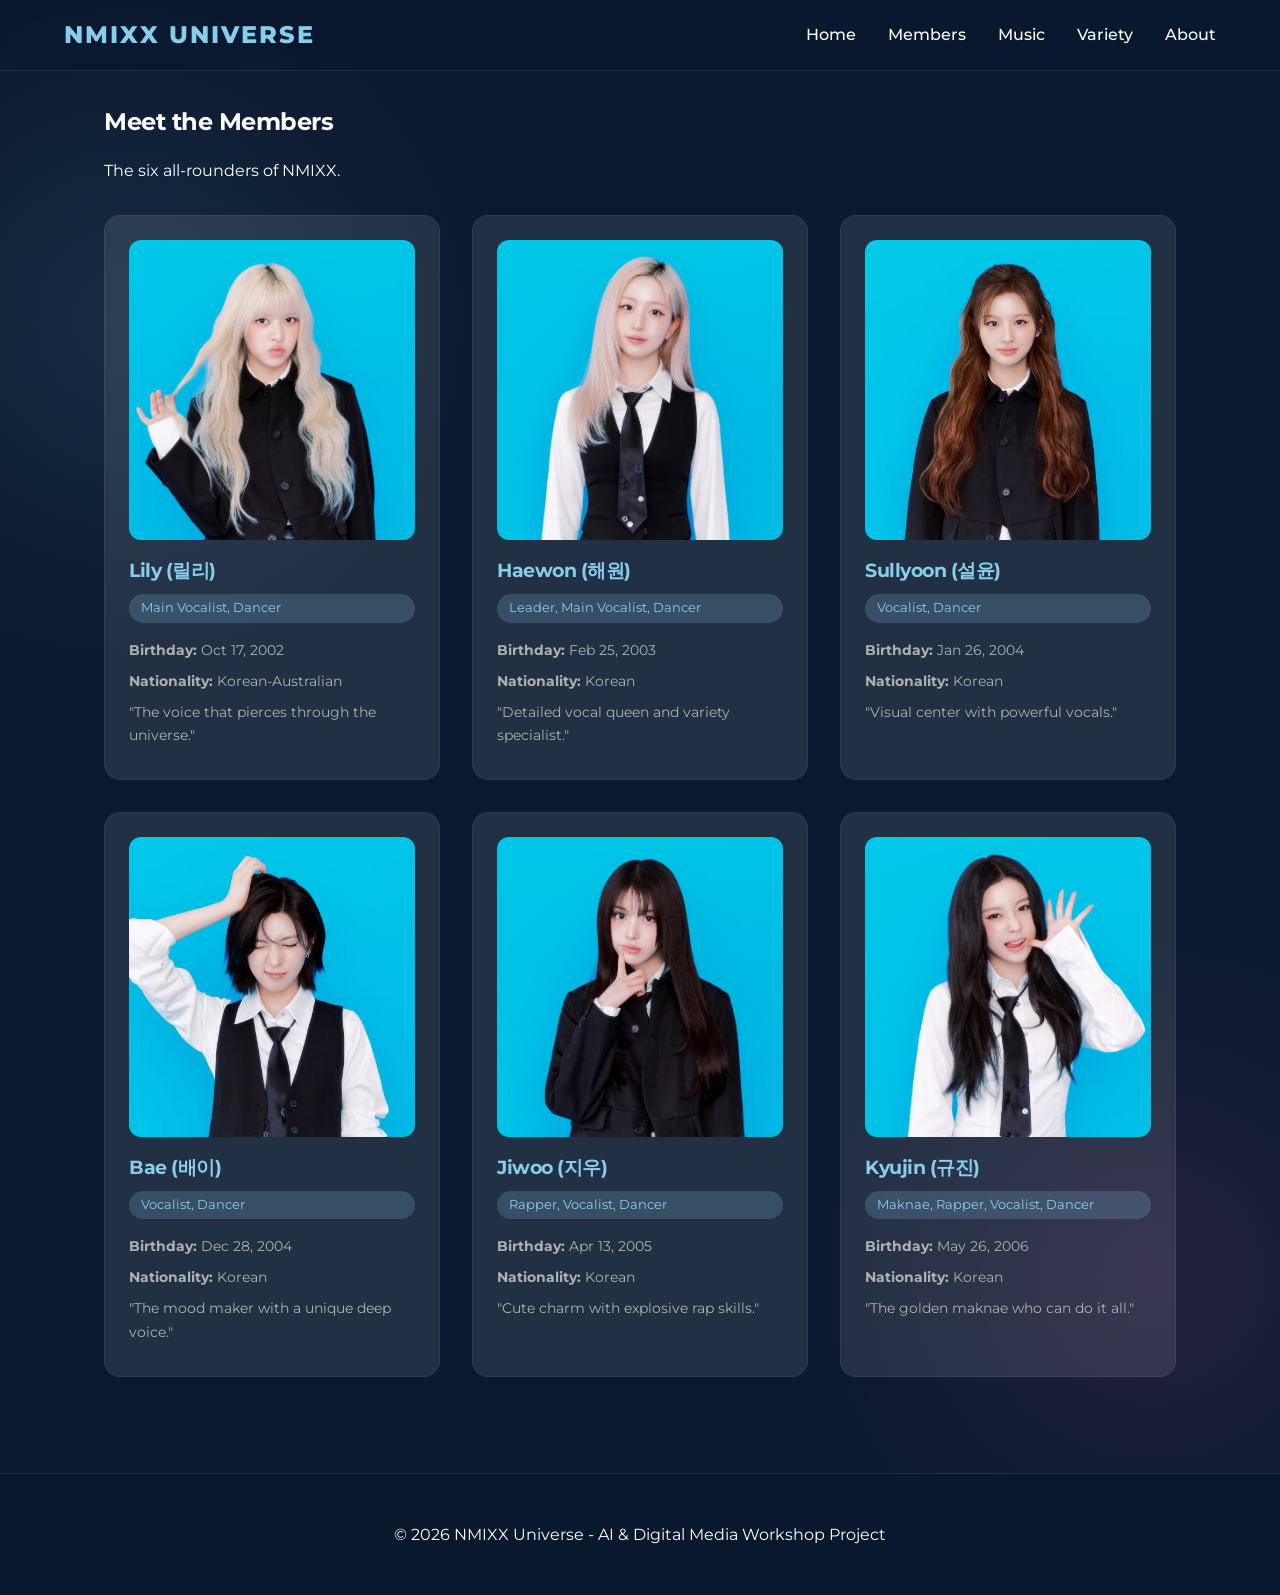
<file: NMIXX_Universe/members.html>
<!DOCTYPE html>
<html lang="en">
<head>
    <meta charset="UTF-8">
    <meta name="viewport" content="width=device-width, initial-scale=1.0">
    <title>NMIXX Universe | Members</title>
    <link rel="stylesheet" href="style.css">
    <link href="https://fonts.googleapis.com/css2?family=Montserrat:wght@400;700;800&display=swap" rel="stylesheet">
</head>
<body>

    <header>
        <div class="logo">NMIXX UNIVERSE</div>
        <div class="menu-toggle">☰</div>
        <nav>
            <ul class="nav-links">
                <li><a href="index.html">Home</a></li>
                <li><a href="members.html" class="active">Members</a></li>
                <li><a href="music.html">Music</a></li>
                <li><a href="variety.html">Variety</a></li>
                <li><a href="about.html">About</a></li>
            </ul>
        </nav>
    </header>

    <main>
        <h2>Meet the Members</h2>
        <p>The six all-rounders of NMIXX.</p>
        
        <div class="grid-container">
            <!-- Lily -->
            <div class="card">
                <img src="image/lily.jpg" alt="Lily">
                <h3>Lily (릴리)</h3>
                <span class="tag">Main Vocalist, Dancer</span>
                <p><strong>Birthday:</strong> Oct 17, 2002</p>
                <p><strong>Nationality:</strong> Korean-Australian</p>
                <p>"The voice that pierces through the universe."</p>
            </div>

            <!-- Haewon -->
            <div class="card">
                <img src="image/haewon.jpg" alt="Haewon">
                <h3>Haewon (해원)</h3>
                <span class="tag">Leader, Main Vocalist, Dancer</span>
                <p><strong>Birthday:</strong> Feb 25, 2003</p>
                <p><strong>Nationality:</strong> Korean</p>
                <p>"Detailed vocal queen and variety specialist."</p>
            </div>

            <!-- Sullyoon -->
            <div class="card">
                <img src="image/sullyoon.jpg" alt="Sullyoon">
                <h3>Sullyoon (설윤)</h3>
                <span class="tag">Vocalist, Dancer</span>
                <p><strong>Birthday:</strong> Jan 26, 2004</p>
                <p><strong>Nationality:</strong> Korean</p>
                <p>"Visual center with powerful vocals."</p>
            </div>

            <!-- Bae -->
            <div class="card">
                <img src="image/bae.jpg" alt="Bae">
                <h3>Bae (배이)</h3>
                <span class="tag">Vocalist, Dancer</span>
                <p><strong>Birthday:</strong> Dec 28, 2004</p>
                <p><strong>Nationality:</strong> Korean</p>
                <p>"The mood maker with a unique deep voice."</p>
            </div>

            <!-- Jiwoo -->
            <div class="card">
                <img src="image/jiwoo.jpg" alt="Jiwoo">
                <h3>Jiwoo (지우)</h3>
                <span class="tag">Rapper, Vocalist, Dancer</span>
                <p><strong>Birthday:</strong> Apr 13, 2005</p>
                <p><strong>Nationality:</strong> Korean</p>
                <p>"Cute charm with explosive rap skills."</p>
            </div>

            <!-- Kyujin -->
            <div class="card">
                <img src="image/kyujin.jpg" alt="Kyujin">
                <h3>Kyujin (규진)</h3>
                <span class="tag">Maknae, Rapper, Vocalist, Dancer</span>
                <p><strong>Birthday:</strong> May 26, 2006</p>
                <p><strong>Nationality:</strong> Korean</p>
                <p>"The golden maknae who can do it all."</p>
            </div>
        </div>
    </main>

    <footer>
        <p>&copy; 2026 NMIXX Universe - AI & Digital Media Workshop Project</p>
    </footer>

</body>
</html>
</file>
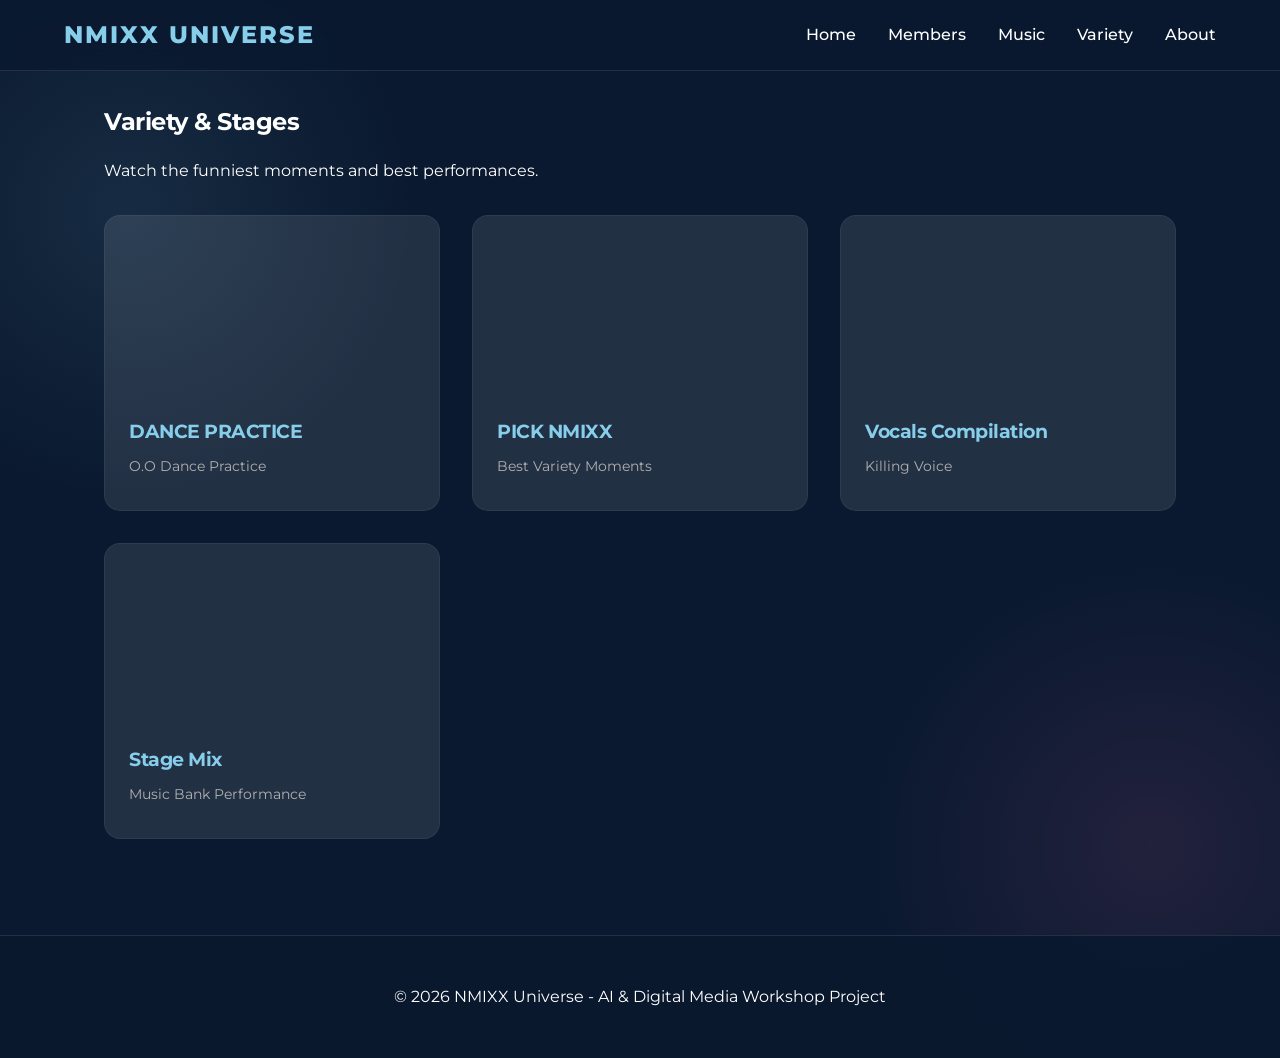
<file: NMIXX_Universe/variety.html>
<!DOCTYPE html>
<html lang="en">
<head>
    <meta charset="UTF-8">
    <meta name="viewport" content="width=device-width, initial-scale=1.0">
    <title>NMIXX Universe | Variety</title>
    <link rel="stylesheet" href="style.css">
    <link href="https://fonts.googleapis.com/css2?family=Montserrat:wght@400;700;800&display=swap" rel="stylesheet">
</head>
<body>

    <header>
        <div class="logo">NMIXX UNIVERSE</div>
        <div class="menu-toggle">☰</div>
        <nav>
            <ul class="nav-links">
                <li><a href="index.html">Home</a></li>
                <li><a href="members.html">Members</a></li>
                <li><a href="music.html">Music</a></li>
                <li><a href="variety.html" class="active">Variety</a></li>
                <li><a href="about.html">About</a></li>
            </ul>
        </nav>
    </header>

    <main>
        <h2>Variety & Stages</h2>
        <p>Watch the funniest moments and best performances.</p>

        <div class="grid-container">
            <!-- Video 1 -->
            <div class="card">
                <div style="position: relative; padding-bottom: 56.25%; height: 0; overflow: hidden; border-radius: 12px; margin-bottom: 1rem;">
                    <iframe style="position: absolute; top: 0; left: 0; width: 100%; height: 100%;" src="https://www.youtube.com/embed/3GWscqD1AmU" title="Video 1" frameborder="0" allowfullscreen></iframe>
                </div>
                <h3>DANCE PRACTICE</h3>
                <p>O.O Dance Practice</p>
            </div>

             <!-- Video 2 -->
             <div class="card">
                <div style="position: relative; padding-bottom: 56.25%; height: 0; overflow: hidden; border-radius: 12px; margin-bottom: 1rem;">
                    <iframe style="position: absolute; top: 0; left: 0; width: 100%; height: 100%;" src="https://www.youtube.com/embed/p1pjgJ5pI1w" title="Video 2" frameborder="0" allowfullscreen></iframe>
                </div>
                <h3>PICK NMIXX</h3>
                <p>Best Variety Moments</p>
            </div>

             <!-- Video 3 -->
             <div class="card">
                <div style="position: relative; padding-bottom: 56.25%; height: 0; overflow: hidden; border-radius: 12px; margin-bottom: 1rem;">
                    <iframe style="position: absolute; top: 0; left: 0; width: 100%; height: 100%;" src="https://www.youtube.com/embed/Yxw2O8E3sE" title="Video 3" frameborder="0" allowfullscreen></iframe>
                </div>
                <h3>Vocals Compilation</h3>
                <p>Killing Voice</p>
            </div>
            
             <!-- Video 4 -->
             <div class="card">
                <div style="position: relative; padding-bottom: 56.25%; height: 0; overflow: hidden; border-radius: 12px; margin-bottom: 1rem;">
                    <iframe style="position: absolute; top: 0; left: 0; width: 100%; height: 100%;" src="https://www.youtube.com/embed/Cj2D3r45s6" title="Video 4" frameborder="0" allowfullscreen></iframe>
                </div>
                <h3>Stage Mix</h3>
                <p>Music Bank Performance</p>
            </div>
        </div>
    </main>

    <footer>
        <p>&copy; 2026 NMIXX Universe - AI & Digital Media Workshop Project</p>
    </footer>

</body>
</html>
</file>
<file: NMIXX_Universe/style.css>
:root {
    --primary-color: #87CEEB; /* NMIXX Water Blue */
    --accent-color: #FF69B4; /* Hot Pink for contrast/mix */
    --bg-color: #0A192F; /* Deep Navy */
    --card-bg: rgba(255, 255, 255, 0.1); /* Glassmorphism */
    --text-color: #FFFFFF;
    --text-muted: #B0B0B0;
    --font-main: 'Montserrat', sans-serif;
    --border-radius: 16px;
    --transition: 0.3s ease;
}

* {
    margin: 0;
    padding: 0;
    box-sizing: border-box;
}

body {
    font-family: var(--font-main);
    background-color: var(--bg-color);
    color: var(--text-color);
    line-height: 1.6;
    background-image: radial-gradient(circle at 10% 20%, rgba(135, 206, 235, 0.1) 0%, transparent 20%),
                      radial-gradient(circle at 90% 80%, rgba(255, 105, 180, 0.1) 0%, transparent 20%);
    min-height: 100vh;
    display: flex;
    flex-direction: column;
}

/* Typography */
h1, h2, h3 {
    font-weight: 700;
    margin-bottom: 1rem;
    letter-spacing: -0.5px;
}

a {
    text-decoration: none;
    color: inherit;
    transition: var(--transition);
}

/* Header & Nav */
header {
    background: rgba(10, 25, 47, 0.85); /* Semi-transparent */
    backdrop-filter: blur(10px);
    padding: 1rem 5%;
    position: sticky;
    top: 0;
    z-index: 1000;
    display: flex;
    justify-content: space-between;
    align-items: center;
    border-bottom: 1px solid rgba(255, 255, 255, 0.1);
}

.logo {
    font-size: 1.5rem;
    font-weight: 800;
    color: var(--primary-color);
    letter-spacing: 2px;
}

nav ul {
    display: flex;
    list-style: none;
    gap: 2rem;
}

nav a {
    font-weight: 500;
    position: relative;
    padding: 0.5rem 0;
}

nav a::after {
    content: '';
    position: absolute;
    bottom: 0;
    left: 0;
    width: 0;
    height: 2px;
    background-color: var(--primary-color);
    transition: width 0.3s;
}

nav a:hover {
    color: var(--primary-color);
}

nav a:hover::after {
    width: 100%;
}

/* Mobile Nav Toggle (Hidden on Desktop) */
.menu-toggle {
    display: none;
    font-size: 1.5rem;
    cursor: pointer;
}

/* Main Content */
main {
    flex: 1; /* Pushes footer down */
    padding: 2rem 5%;
    max-width: 1200px;
    margin: 0 auto;
    width: 100%;
}

/* Hero Section (Index) */
.hero {
    height: 80vh;
    display: flex;
    flex-direction: column;
    justify-content: center;
    align-items: center;
    text-align: center;
    background: linear-gradient(rgba(10, 25, 47, 0.6), rgba(10, 25, 47, 0.6)), url('image/background.jpg') no-repeat center/cover;
    background-attachment: fixed;
    border-radius: var(--border-radius);
    margin-bottom: 3rem;
    padding: 2rem;
}

.hero h1 {
    font-size: 4rem;
    margin-bottom: 0.5rem;
    background: linear-gradient(45deg, var(--primary-color), var(--accent-color));
    -webkit-background-clip: text;
    -webkit-text-fill-color: transparent;
}

.hero p {
    font-size: 1.5rem;
    margin-bottom: 2rem;
    color: var(--text-muted);
}

.btn {
    padding: 1rem 2.5rem;
    background-color: var(--primary-color);
    color: var(--bg-color);
    border-radius: 50px;
    font-weight: 700;
    text-transform: uppercase;
    box-shadow: 0 4px 15px rgba(135, 206, 235, 0.4);
    display: inline-block;
}

.btn:hover {
    transform: translateY(-3px);
    box-shadow: 0 6px 20px rgba(135, 206, 235, 0.6);
    background-color: #fff;
    color: var(--primary-color);
}

/* Grid Layout (Members, Variety) */
.grid-container {
    display: grid;
    grid-template-columns: repeat(auto-fit, minmax(280px, 1fr));
    gap: 2rem;
    margin-top: 2rem;
}

/* Cards */
.card {
    background: var(--card-bg);
    border-radius: var(--border-radius);
    padding: 1.5rem;
    border: 1px solid rgba(255, 255, 255, 0.05);
    transition: var(--transition);
    display: flex;
    flex-direction: column;
}

.card:hover {
    transform: translateY(-5px);
    background: rgba(255, 255, 255, 0.15);
    border-color: var(--primary-color);
    box-shadow: 0 10px 30px rgba(0, 0, 0, 0.3);
}

.card img {
    width: 100%;
    height: 300px;
    object-fit: cover;
    border-radius: 12px;
    margin-bottom: 1rem;
}

.card h3 {
    color: var(--primary-color);
    margin-bottom: 0.5rem;
}

.card p {
    color: var(--text-muted);
    font-size: 0.9rem;
    margin-bottom: 0.5rem;
}

.card .tag {
    display: inline-block;
    padding: 0.25rem 0.75rem;
    background: rgba(135, 206, 235, 0.2);
    color: var(--primary-color);
    border-radius: 20px;
    font-size: 0.8rem;
    margin-bottom: 1rem;
}

/* Music Timeline / List */
.music-list {
    display: flex;
    flex-direction: column;
    gap: 3rem;
}

.music-item {
    display: flex;
    gap: 2rem;
    background: var(--card-bg);
    padding: 2rem;
    border-radius: var(--border-radius);
    align-items: center;
    /* Glassmorphism enhancement */
    border: 1px solid rgba(255, 255, 255, 0.08);
}

.music-item:nth-child(even) {
    flex-direction: row-reverse;
}

.music-cover {
    flex: 0 0 200px;
    display: flex;
    justify-content: center;
    align-items: center;
}

.music-cover img {
    width: 100%;
    height: auto;
    border-radius: 12px;
    box-shadow: 0 8px 32px rgba(0, 0, 0, 0.3);
    transition: transform 0.4s cubic-bezier(0.175, 0.885, 0.32, 1.275);
}

.music-cover img:hover {
    transform: scale(1.05) rotate(2deg);
}

.music-info {
    flex: 1;
}

.music-video {
    flex: 1.5;
    aspect-ratio: 16/9;
}

.music-video iframe {
    width: 100%;
    height: 100%;
    border-radius: 12px;
    box-shadow: 0 4px 20px rgba(0, 0, 0, 0.2);
}

@media (max-width: 900px) {
    .music-item, .music-item:nth-child(even) {
        flex-direction: column;
        text-align: center;
    }
    
    .music-cover {
        flex: 0 0 auto;
        width: 180px;
        margin-bottom: 1rem;
    }

    .music-item {
        padding: 1.5rem;
    }
}


/* Footer */
footer {
    background: rgba(10, 25, 47, 0.95);
    padding: 3rem 5%;
    margin-top: 4rem;
    text-align: center;
    border-top: 1px solid rgba(255, 255, 255, 0.1);
}

.social-links {
    margin: 1.5rem 0;
}

.social-links a {
    margin: 0 10px;
    font-size: 1.2rem;
    color: var(--text-muted);
}

.social-links a:hover {
    color: var(--primary-color);
}

/* Responsive Design */
@media (max-width: 768px) {
    .nav-links {
        display: none; /* Simplification for this assignment: hidden on mobile or needs JS toggle. sticking to CSS hover or stacked for purity */
    }
    
    /* Simple Mobile Nav Solution for CSS-only */
    nav ul {
        flex-direction: column;
        position: absolute;
        top: 60px;
        left: 0;
        width: 100%;
        background: var(--bg-color);
        padding: 1rem;
        gap: 1rem;
        text-align: center;
        display: none; /* Hidden by default */
    }

    /* Show nav when hovering header (hacky but works without JS) or just stack them */
    header:hover nav ul {
        display: flex;
        border-bottom: 1px solid var(--primary-color);
    }
    
    .menu-toggle {
        display: block;
    }
    
    .hero h1 {
        font-size: 2.5rem;
    }
    
    .music-item, .music-item:nth-child(even) {
        flex-direction: column;
    }
}
</file>
